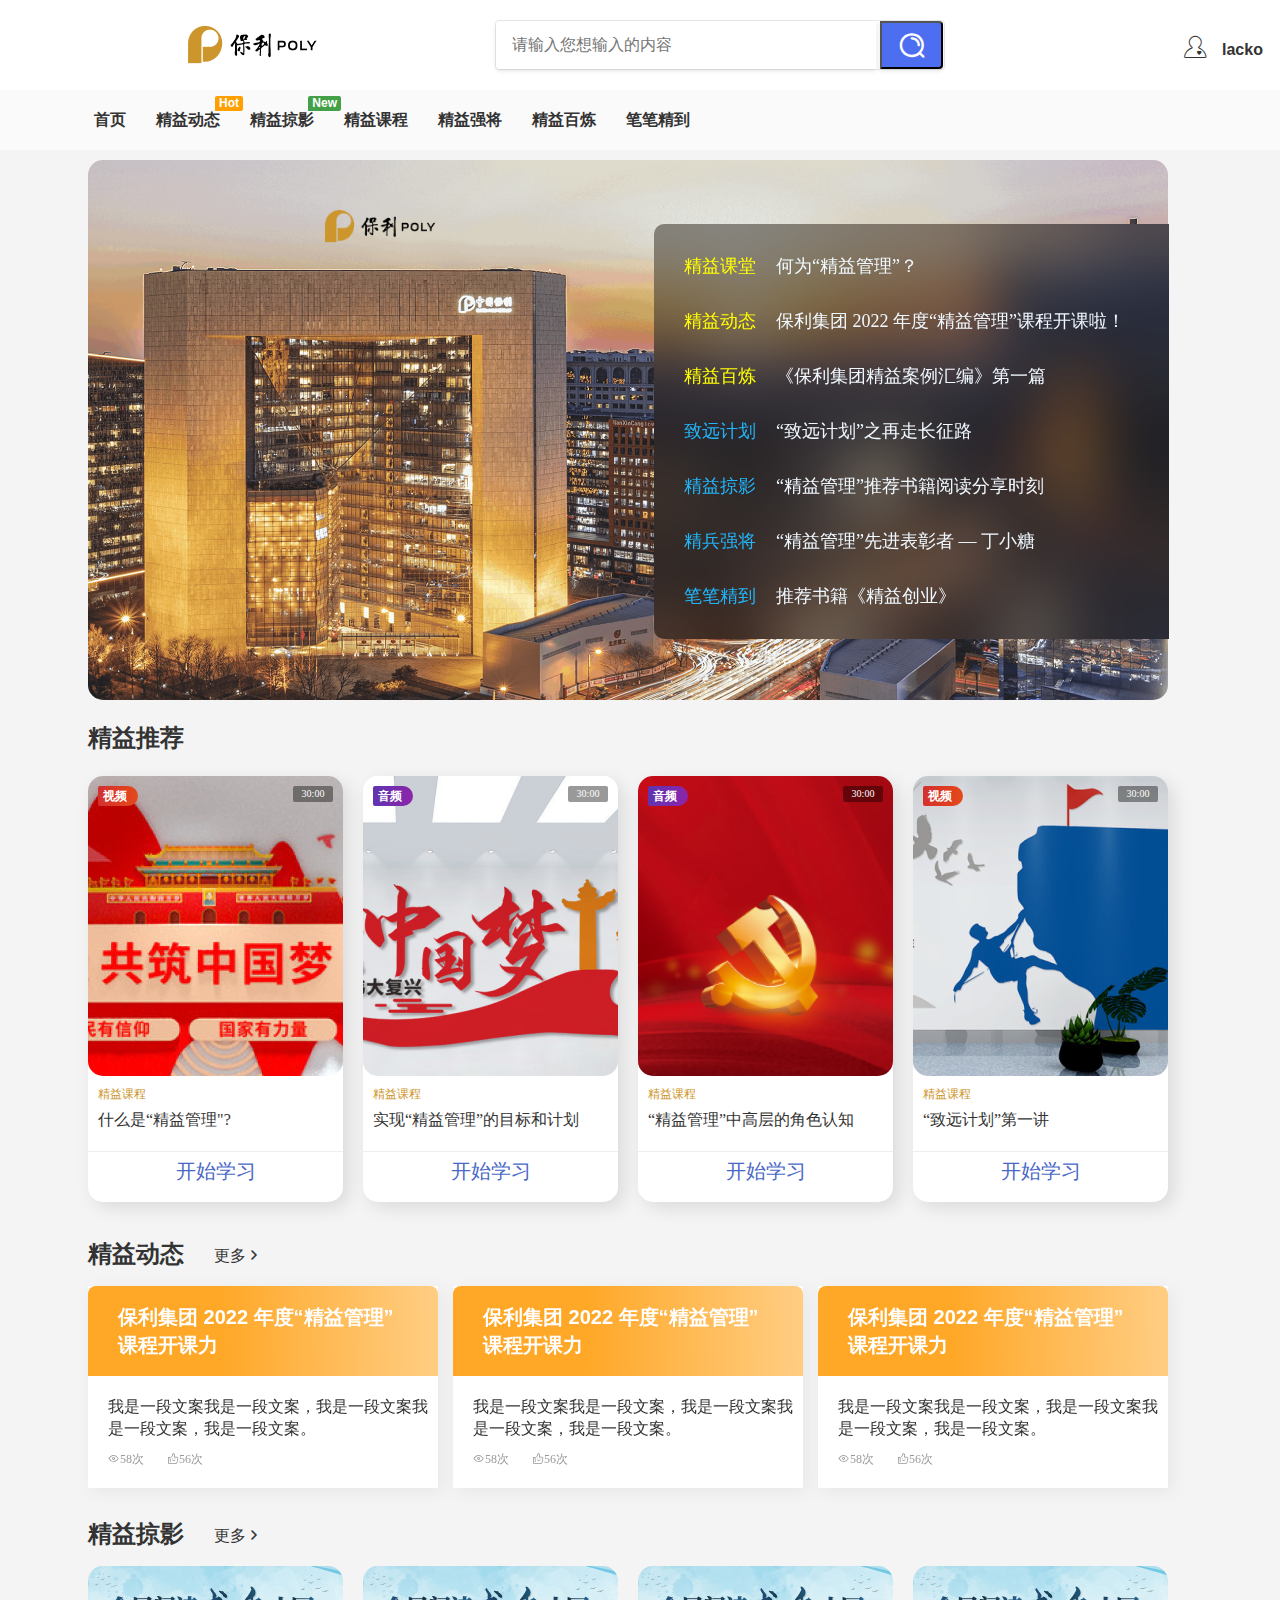
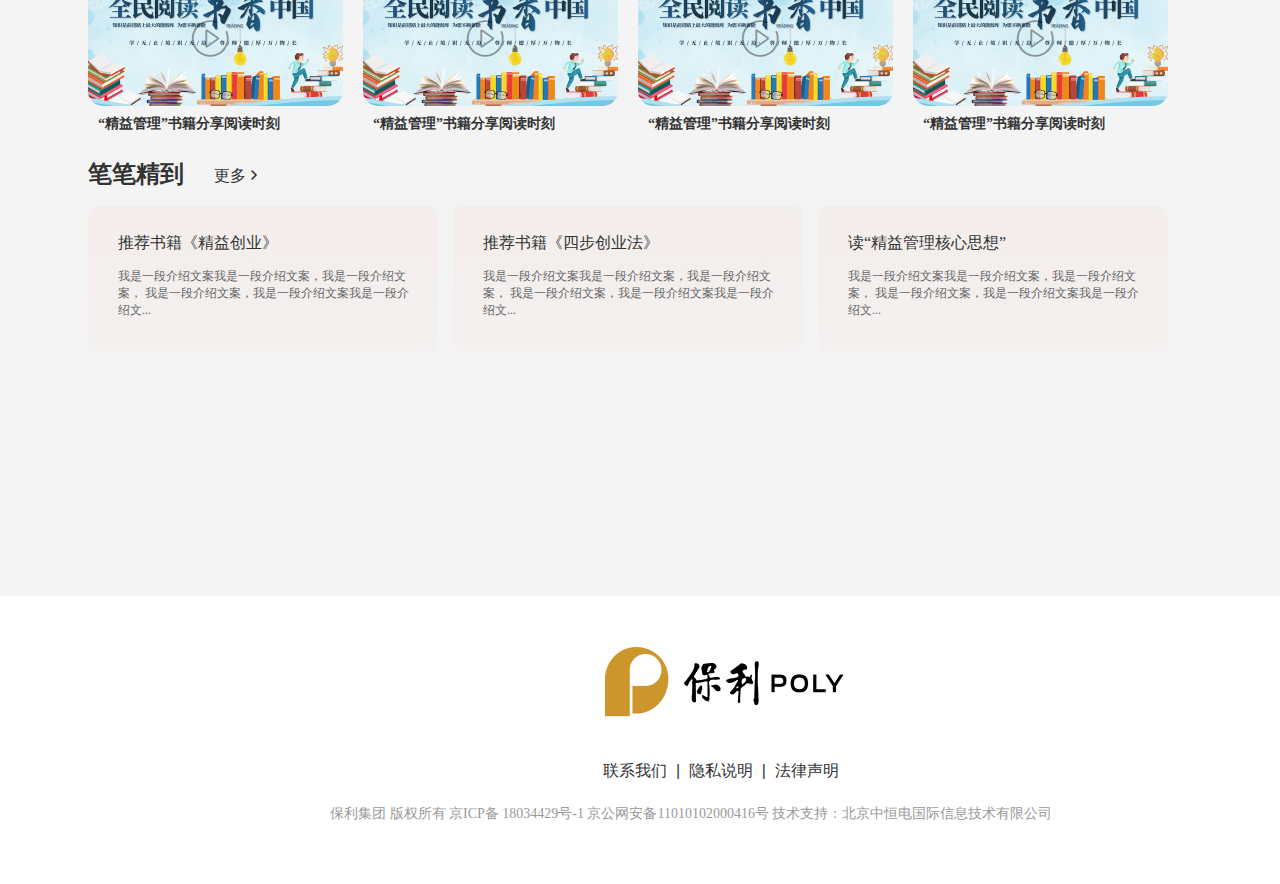
<file: index.html>
<!DOCTYPE html>
<html lang="en">
<head>
    <meta charset="UTF-8">
    <meta http-equiv="X-UA-Compatible" content="IE=edge">
    <meta name="viewport" content="width=device-width, initial-scale=1.0">
    <title>精益管理分享平台</title>
    <!-- css -->
    <link rel="stylesheet" href="./css/base.css">
    <link rel="stylesheet" href="./css/common.css">
    <link rel="stylesheet" href="./css/index.css">
    <!-- iconfont -->
    <link rel="stylesheet" href="./iconfont/iconfont.css">
</head>
<body>
    <!-- 标题栏 -->
    <div class="header">
                <div class="logo">
                    <a href="#"></a>
                </div>
                <div class="search">
                    <div class="text">
                       <input type="text" placeholder="请输入您想输入的内容">   
                    </div>
                    <button class="iconfont icon-sousuo"></button>
                </div>
                <div class="user">
                    <span class="iconfont icon-iconhuaban1-10"></span>
                    <h4>lacko</h4>
                </div>
    </div>
    <!-- tab -->
    <div class="nav">
        <div class="wrapper">
            <ul>
                <li><a href="#">首页</a></li>
                <li><a href="#">精益动态</a></li>
                <li><a href="#">精益掠影</a></li>
                <li><a href="#">精益课程</a></li>
                <li><a href="#">精益强将</a></li>
                <li><a href="#">精益百炼</a></li>
                <li><a href="#">笔笔精到</a></li>
            </ul>
        </div>
    </div>
    <!-- banner -->
    <div class="banner">
        <div class="wrapper">
            <img src="./images/login3 1.png" alt="banner图">
            <img class="logo" src="./images/集团logo 1.png" alt="图图">
            <div class="aside">
                <ul>
                    <li><a href="#" class="yellow">精益课堂<span>何为“精益管理”？</span></a></li>
                    <li><a href="#" class="yellow">精益动态<span>保利集团 2022 年度“精益管理”课程开课啦！</span></a></li>
                    <li><a href="#" class="yellow">精益百炼<span>《保利集团精益案例汇编》第一篇</span></a></li>
                    <li><a href="#" class="blue">致远计划<span>“致远计划”之再走长征路</span></a></li>
                    <li><a href="#" class="blue">精益掠影<span>“精益管理”推荐书籍阅读分享时刻</span></a></li>
                    <li><a href="#" class="blue">精兵强将<span>“精益管理”先进表彰者 — 丁小糖</span></a></li>
                    <li><a href="#" class="blue">笔笔精到<span>推荐书籍《精益创业》</span></a></li>
                </ul>
            </div>
        </div>
    </div>
    <!-- 精益推荐 -->
    <div class="tuijian">
        <div class="wrapper">
            <h2>精益推荐</h2>
            <div class="tuijianBox">
                <div class="card">
                    <img src="./images/image 3.png" alt="图图">
                    <h4>精益课程</h4>
                    <h3>什么是“精益管理"?</h3>
                    <div class="line"></div>
                    <div class="bt">
                        <a href="#">开始学习</a>
                    </div>
                    <div class="typeV">视频</div>
                    <div class="time">
                        30:00
                    </div>
                </div>
                <div class="card">
                    <img src="./images/image 2.png" alt="图图">
                    <h4>精益课程</h4>
                    <h3>实现“精益管理”的目标和计划</h3>
                    <div class="line"></div>
                    <div class="bt">
                        <a href="#">开始学习</a>
                    </div>
                    <div class="typeM">音频</div>
                    <div class="time">
                        30:00
                    </div>
                </div>
                <div class="card">
                    <img src="./images/image 7.png" alt="图图">
                    <h4>精益课程</h4>
                    <h3>“精益管理”中高层的角色认知</h3>
                    <div class="line"></div>
                    <div class="bt">
                        <a href="#">开始学习</a>
                    </div>
                    <div class="typeM">音频</div>
                    <div class="time">
                        30:00
                    </div>
                </div>
                <div class="card">
                    <img src="./images/image 4.png" alt="图图">
                    <h4>精益课程</h4>
                    <h3>“致远计划”第一讲</h3>
                    <div class="line"></div>
                    <div class="bt">
                        <a href="#">开始学习</a>
                    </div>
                    <div class="typeV">视频</div>
                    <div class="time">
                        30:00
                    </div>
                </div>
            </div>
        </div>
    </div>
    <!-- 精益动态 -->
    <div class="dongtai">
        <div class="wrapper">
            <div class="top">
                <h2>精益动态</h2>
                <a href="#">更多<span class="iconfont icon-Chevron-Right"></span></a>
            </div>
            <div class="box">
                <div class="card">
                    <div class="color">
                        <div class="text">保利集团 2022 年度“精益管理”课程开课力</div>
                    </div>
                    <h3>我是一段文案我是一段文案，我是一段文案我是一段文案，我是一段文案。</h3>
                    <span class="see iconfont icon-kejian">58次</span>
                    <span class="like iconfont icon-icon">56次</span>
                </div>
                <div class="card">
                    <div class="color">
                        <div class="text">保利集团 2022 年度“精益管理”课程开课力</div>
                    </div>
                    <h3>我是一段文案我是一段文案，我是一段文案我是一段文案，我是一段文案。</h3>
                    <span class="see iconfont icon-kejian">58次</span>
                    <span class="like iconfont icon-icon">56次</span>
                </div>
                <div class="card">
                    <div class="color">
                        <div class="text">保利集团 2022 年度“精益管理”课程开课力</div>
                    </div>
                    <h3>我是一段文案我是一段文案，我是一段文案我是一段文案，我是一段文案。</h3>
                    <span class="see iconfont icon-kejian">58次</span>
                    <span class="like iconfont icon-icon">56次</span>
                </div>
            </div>
        </div>
    </div>
    <!-- 精益掠影 -->
    <div class="lueying">
        <div class="wrapper">
            <div class="top">
                <h2>精益掠影</h2>
                <a href="#">更多<span class="iconfont icon-Chevron-Right"></span></a>
            </div>
            <div class="box">
                <div class="card">
                    <img src="./images/image 5.png" alt="图图">
                    <h4>“精益管理”书籍分享阅读时刻</h4>
                    <a href="#"><span class="iconfont icon-bofang
                        "></span></a>
                </div>
                <div class="card">
                    <img src="./images/image 5.png" alt="图图">
                    <h4>“精益管理”书籍分享阅读时刻</h4>
                    <a href="#"><span class="iconfont icon-bofang
                        "></span></a>
                </div>
                <div class="card">
                    <img src="./images/image 5.png" alt="图图">
                    <h4>“精益管理”书籍分享阅读时刻</h4>
                    <a href="#"><span class="iconfont icon-bofang
                        "></span></a>
                </div>
                <div class="card">
                    <img src="./images/image 5.png" alt="图图">
                    <h4>“精益管理”书籍分享阅读时刻</h4>
                    <a href="#"><span class="iconfont icon-bofang
                        "></span></a>
                </div>
            </div>
        </div>
    </div>
    <!-- 笔笔精到 -->
    <div class="jingdao">
        <div class="wrapper">
            <div class="top">
                <h2>笔笔精到</h2>
                <a href="#">更多<span class="iconfont icon-Chevron-Right"></span></a>
            </div>
            <div class="box">
                <div class="card">
                    <h3>推荐书籍《精益创业》</h3>
                    <h4>我是一段介绍文案我是一段介绍文案，我是一段介绍文案， 我是一段介绍文案，我是一段介绍文案我是一段介绍文...</h4>
                </div>
                <div class="card">
                    <h3>推荐书籍《四步创业法》</h3>
                    <h4>我是一段介绍文案我是一段介绍文案，我是一段介绍文案， 我是一段介绍文案，我是一段介绍文案我是一段介绍文...</h4>
                </div>
                <div class="card">
                    <h3>读“精益管理核心思想”</h3>
                    <h4>我是一段介绍文案我是一段介绍文案，我是一段介绍文案， 我是一段介绍文案，我是一段介绍文案我是一段介绍文...</h4>
                </div>
            </div>
        </div>
    </div>
    <!-- 版权 -->
    <div class="footer">
        <img src="./images/集团logo 2.png" alt="">
        <div class="box">
            <ul>
                <li><a href="#">联系我们 &nbsp|&nbsp&nbsp </a></li>
                <li><a href="#">隐私说明 &nbsp|&nbsp&nbsp</a></li>
                <li><a href="#">法律声明</a></li>
            </ul>
        </div>
        <h4>保利集团 版权所有 京ICP备 18034429号-1 京公网安备11010102000416号 技术支持：北京中恒电国际信息技术有限公司</h4>
    </div>
</body>
</html>
</file>
<file: css/base.css>
/* 清除默认样式的代码 */
/* 去除常见标签默认的 margin 和 padding */
body,
h1,
h2,
h3,
h4,
h5,
h6,
p,
ul,
ol,
li,
dl,
dt,
dd,
input {
  margin: 0;
  padding: 0;
}
/*内减模式代码*/
* {
    box-sizing: border-box;
}

/* 內减模式 */
* {
    box-sizing: border-box;
}

/* 设置网页统一的字体大小、行高、字体系列相关属性 */
body {
  font: 16px/1.5 "Helvetica Neue", Helvetica, Arial, "Microsoft Yahei",
    "Hiragino Sans GB", "Heiti SC", "WenQuanYi Micro Hei", sans-serif;
  color: #333;
}

/* 去除列表默认样式 */
ul,
ol {
  list-style: none;
}

/* 去除默认的倾斜效果 */
em,
i {
  font-style: normal;
}

/* 去除a标签默认下划线，并设置默认文字颜色 */
a {
  text-decoration: none;
  color: #333;
}

/* 设置img的垂直对齐方式为居中对齐，去除img默认下间隙 */
img {
  vertical-align: middle;
}

/* 去除input默认样式 */
input {
  border: none;
  outline: none;
  color: #333;
}

/* 左浮动 */
.fl {
  float: left;
}

/* 右浮动 */
.fr {
  float: right;
}

/* 双伪元素清除法 */
.clearfix::before,
.clearfix::after {
  content: "";
  display: table;
}
.clearfix::after {
  clear: both;
}

/* 清除按钮默认样式 */
button{
	margin: 0;
  padding: 0;
}
</file>
<file: css/common.css>
/* 版心 */
.wrapper {
    width: 1104px;
    margin: 0 auto;
}

/* 标题栏 */
.header {
    position: relative;
    height: 90px;
    background-color: #ffff;
}
.logo {
    position: relative;
    float: left;
    margin-top: 20px;
    margin-left: 180px;
    width: 140px;
    height: 50px;
}
.logo a {
    display: block;
    width: 140px;
    height: 50px;
    background-image: url(../images/集团logo\ 1.png);
}
.search {
    position: relative;
    float: left;
    margin-top: 20px;
    margin-left: 175px;
    width: 450px;
    height: 50px;
    background: #FFFFFF;
    border: 1px solid #E9E9E9;
    border-radius: 4px;
}
.search .text {
    display: inline-block;
    vertical-align: top;
    width: 380px;
    height: 48px;
    background-color: #fff;
    border-radius: 4px 0 0 4px;
    box-shadow: 0 2px 4px 0 rgb(0 0 0 / 10%);
    position: relative;
    z-index: 10;
}
.search input {
    width: 100%;
    height: 48px;
    box-sizing: border-box;
    padding: 0 16px;
    font-size: 16px;
    color: #333;
    background-color: transparent;
}
.search button {
    display: inline-block;
    width: 63px;
    height: 48px;
    background-color: #4e6ef2;
    border-radius: 0 4px 4px 0;
    box-shadow: 0 2px 4px 0 rgb(0 0 0 / 10%);
    font-size: 28px;
    color: #fff;
    cursor: pointer;
}

.user {
    float: right;
    position: absolute;
    top: 25px;
    left: 1180px;
    height: 50px;
}
.user span {
    float: left;
}
.user h4 {
    float: right;
    margin-left: 12px;
    margin-top: 13px;
}
.user .iconfont {
    font-size: 30px;
}

/* tab */
.nav {
    padding-left: 12px;
    height: 60px;
    background-color: #f7f7f799;

}
.nav li {
    float: left;
    position: relative;
    margin-right: 30px;
    line-height: 60px;
    font-weight: 600;
    font-size: 16px;
}
.nav li a {
    padding-bottom: 14px;
}
.nav li a:hover  {
    color: #7897f2;
    border-bottom: 4px solid #7897f2;
}
.nav li:nth-child(2) a:before {
    content: "Hot";
    position: absolute;
    top: 6px;
    right: -23px;
    padding: 2px 4px;
    background: #ffa000;
    border-radius: 2px 2px 2px 0;
    color: #fff;
    font-weight: 600;
    font-size: 12px;
    line-height: 11px;
}
.nav li:nth-child(3) a:before {
    content: "New";
    position: absolute;
    top: 6px;
    right: -27px;
    padding: 2px 4px;
    background: #43a047;
    border-radius: 2px 2px 2px 0;
    color: #fff;
    font-weight: 600;
    font-size: 12px;
    line-height: 11px;
}


/* 版权 */
.footer {
    position: relative;
    height: 288px;
    background-color: #fff;
}
.footer img {
    position: absolute;
    top: 40px;
    left: 590px;
}
.footer .box {
    position: absolute;
    top: 163px;
    left: 603px;
    width: 276px;
    height: 25px;
}
.footer li {
    float: left;
}
.footer h4 {
    position: absolute;
    top: 208px;
    left: 330px;

    font-family: 'PingFang SC';
    font-style: normal;
    font-weight: 400;
    font-size: 14px;
    line-height: 20px;
    color: #999999;
}
</file>
<file: css/index.css>
/* banner */
.banner {
    padding-top: 10px;
    background-color: rgb(244 244 244)
}
.banner .wrapper {
    position: relative;
    height: 550px;
}
.banner img {
    border-radius: 15px;
}
.banner .logo {
    position: absolute;
    top: 25px;
    left: 50px;
    width: 120px;
    height: 43px;
}
.banner .aside {
    position: absolute;
    top: 64px;
    right: 23px;
    width: 515px;
    height: 415px;
    background: rgba(0, 0, 0, 0.4);
    backdrop-filter: blur(30px);
    border-radius: 10px 0px 0px 10px;
}
.banner li {
    margin-left: 30px;
    margin-top: 30px;
    font-family: 'PingFang SC';
    font-style: normal;
    font-weight: 400;
    font-size: 18px;
    line-height: 25px;
}
.banner .yellow {
    color: yellow;
}
.banner .blue {
    color: rgb(33, 182, 251);
}
.banner li span {
    margin-left: 20px;
    color: aliceblue;
}


/* 精益推荐 */
.tuijian {
    padding-top: 10px;
    background-color: rgb(244 244 244)
}
.tuijianBox {
    position: relative;
    margin-top: 20px;
    height: 450px;
}
.tuijianBox .card {
    position: relative;
    float: left;
    margin-right: 20px;
    width: 255px;
    height: 426px;
    box-shadow: 6px 6px 18px 0px rgba(0, 0, 0, 0.1);
    border-radius: 15px;
    background-color: #fff;
}
.card img {
    border-radius: 15px;
}
.card h4 {
    display: block;
    margin: 10px 0 6px 10px;
    margin-left: 10px;
    margin-bottom: 6px;
    width: 48px;
    height: 17px;
    font-family: 'PingFang SC';
    font-style: normal;
    font-weight: 400;
    font-size: 12px;
    line-height: 17px;
    color: #CD962D;
}
.card h3 {
    display: block;
    margin: 6px 0 20px 10px;
    height: 22px;
    font-family: 'PingFang SC';
    font-style: normal;
    font-weight: 500;
    font-size: 16px;
    line-height: 22px;
    color: #333333;
}
.card .line {
    position: absolute;
    width: 255px;
    height: 1px;
    left: 0px;
    top: 375px;
    background: #EEEEEE;
}
.card .bt {
    width: 255px;
    height: 41px;
}
.card .bt a {
    display: block;
    width: 255px;
    height: 41px;
    text-align:center;
    font-family: 'PingFang SC';
    font-style: normal;
    font-weight: 500;
    font-size: 20px;
    line-height: 41px;
    color: #4A68C6;
}
.card .typeV,
.card .typeM {
    position: absolute;
    text-align: center;
    padding-right: 6px;
    width: 40px;
    height: 20px;
    left: 10px;
    top: 10px;
    background: linear-gradient(99.09deg, #D32F2F 0%, #E64A19 100%);
    border-radius: 4px 20px 20px 4px;

    font-family: 'PingFang SC';
    font-style: normal;
    font-weight: 600;
    font-size: 12px;
    line-height: 20px;
    color: #FFFFFF;
}
.card .typeM {
    background: linear-gradient(99.09deg, #5E35B1 0%, #8E24AA 100%);
}
.card .time {
    position: absolute;
    text-align: center;
    width: 40px;
    height: 16px;
    left: 205px;
    top: 10px;
    
    background: rgba(0, 0, 0, 0.4);
    border-radius: 2px;

    font-family: 'PingFang SC';
    font-style: normal;
    font-weight: 400;
    font-size: 10px;
    line-height: 16px;
    color: #FFFFFF;
}


/* 精益动态 */
.dongtai {
    position: relative;
    padding-top: 10px;
    height: 280px;
    background-color: rgb(244 244 244)
}
.dongtai .top {
    height: 30px;
}
.dongtai .top h2 {
    float: left;
}
.dongtai .top a {
    float: left;
    margin-left: 30px;
    margin-top: 7px;
}
.dongtai .box {
    position: relative;
    margin-top: 20px;
    height: 202px;
}
.dongtai .box .card {
    position: relative;
    float: left;
    display: flex;
    margin-right: 15px;
    flex-direction: column;
    align-items: flex-start;
    padding: 0px;

    width: 350px;
    height: 202px;
    background-color: #fff;

    filter: drop-shadow(4px 4px 8px rgba(0, 0, 0, 0.05));
}
.dongtai .box .color {
    position: absolute;
    width: 350px;
    height: 90px;
    left: 0px;
    top: 0px;

    background: linear-gradient(88.42deg, #FFA726 37.18%, #FFCC80 97.32%);
    border-radius: 8px 8px 0px 0px;
}
.dongtai .box .color .text {
    width: 100%;
    height: 90px;
    padding: 10px 30px;
    display: flex;
    justify-content: center;
    align-items: center;
    border-radius: 8px 8px 0 0;
    color: #fff;
    font-weight: 600;
    font-size: 20px;
    line-height: 28px;
}
.dongtai .box h3 {
    margin-top: 110px;
    margin-left: 20px;
}
.dongtai .box .card .see,
.dongtai .box .card .like{
    position: absolute;
    left: 20px;
    bottom: 20px;
    width: 40px;
    height: 18px;

    font-family: 'PingFang SC';
    font-style: normal;
    font-weight: 400;
    font-size: 12px;
    line-height: 17px;
    color: #999999;
}
.dongtai .box .card .like {
    left: 79px;
    bottom: 20px;
}


/* 精益掠影 */
.lueying {
    position: relative;
    padding-top: 10px;
    height: 240px;
    background-color: rgb(244 244 244)
}
.lueying .top {
    height: 30px;
}
.lueying .top h2 {
    float: left;
}
.lueying .top a {
    float: left;
    margin-left: 30px;
    margin-top: 7px;
}
.lueying .box {
    position: relative;
    margin-top: 20px;
    width: 1080px;
    height: 170px;
}
.lueying .box .card {
    position: relative;
    float: left;
    margin-right: 20px;
    width: 255px;
    height: 170px;
}
.lueying .box .card:last-child {
    margin-right: 0;
}
.lueying .box .card h4 {
    margin-top: 8px;
    height: 20px;
    width: 100%;
    

    font-family: 'PingFang SC';
    font-style: normal;
    font-weight: 600;
    font-size: 14px;
    line-height: 20px;
    color: #333333;
}
.lueying .box .card span {
    position: absolute;
    top: 40px;
    left: 100px;
    color:rgba(0,0,0,0.4 );
    font-size: 44px;
}


/* 笔笔精到 */
.jingdao {
    position: relative;
    padding-top: 10px;
    height: 450px;
    background-color: rgb(244 244 244)
}
.jingdao .top {
    height: 30px;
}
.jingdao .top h2 {
    float: left;
}
.jingdao .top a {
    float: left;
    margin-left: 30px;
    margin-top: 7px;
}
.jingdao .box {
    position: relative;
    margin-top: 20px;
    width: 1080px;
    height: 170px;
}
.jingdao .box .card {
    position: relative;
    float: left;
    margin-right: 15px;
    width: 350px;
    height: 146px;
    background: linear-gradient(180deg, rgba(230, 74, 25, 0.04) 0%, rgba(230, 74, 25, 0.02) 100%);
    border-radius: 10px;
}
.jingdao .box .card:last-child {
    margin-right: 0;
}
.jingdao .box .card h3 {
    position: absolute;
    top: 20px;
    left: 20px;
    width: 100%;
    font-family: 'PingFang SC';
    font-style: normal;
    font-weight: 500;
    font-size: 16px;
    line-height: 22px;
    color: #333333;
}
.jingdao .box .card h4 {
    position: absolute;
    top: 52px;
    left: 20px;
    width: 300px;
    font-family: 'PingFang SC';
    font-style: normal;
    font-weight: 400;
    font-size: 12px;
    line-height: 17px;
    color: #666666;
}
</file>
<file: iconfont/iconfont.css>
@font-face {
  font-family: "iconfont"; /* Project id 3529366 */
  src: url('iconfont.woff2?t=1658217957021') format('woff2'),
       url('iconfont.woff?t=1658217957021') format('woff'),
       url('iconfont.ttf?t=1658217957021') format('truetype');
}

.iconfont {
  font-family: "iconfont" !important;
  font-size: 16px;
  font-style: normal;
  -webkit-font-smoothing: antialiased;
  -moz-osx-font-smoothing: grayscale;
}

.icon-bofang:before {
  content: "\e8a3";
}

.icon-icon:before {
  content: "\e651";
}

.icon-kejian:before {
  content: "\e73c";
}

.icon-sousuo:before {
  content: "\e740";
}

.icon-iconhuaban1-10:before {
  content: "\e612";
}

.icon-Chevron-Right:before {
  content: "\e610";
}
</file>
